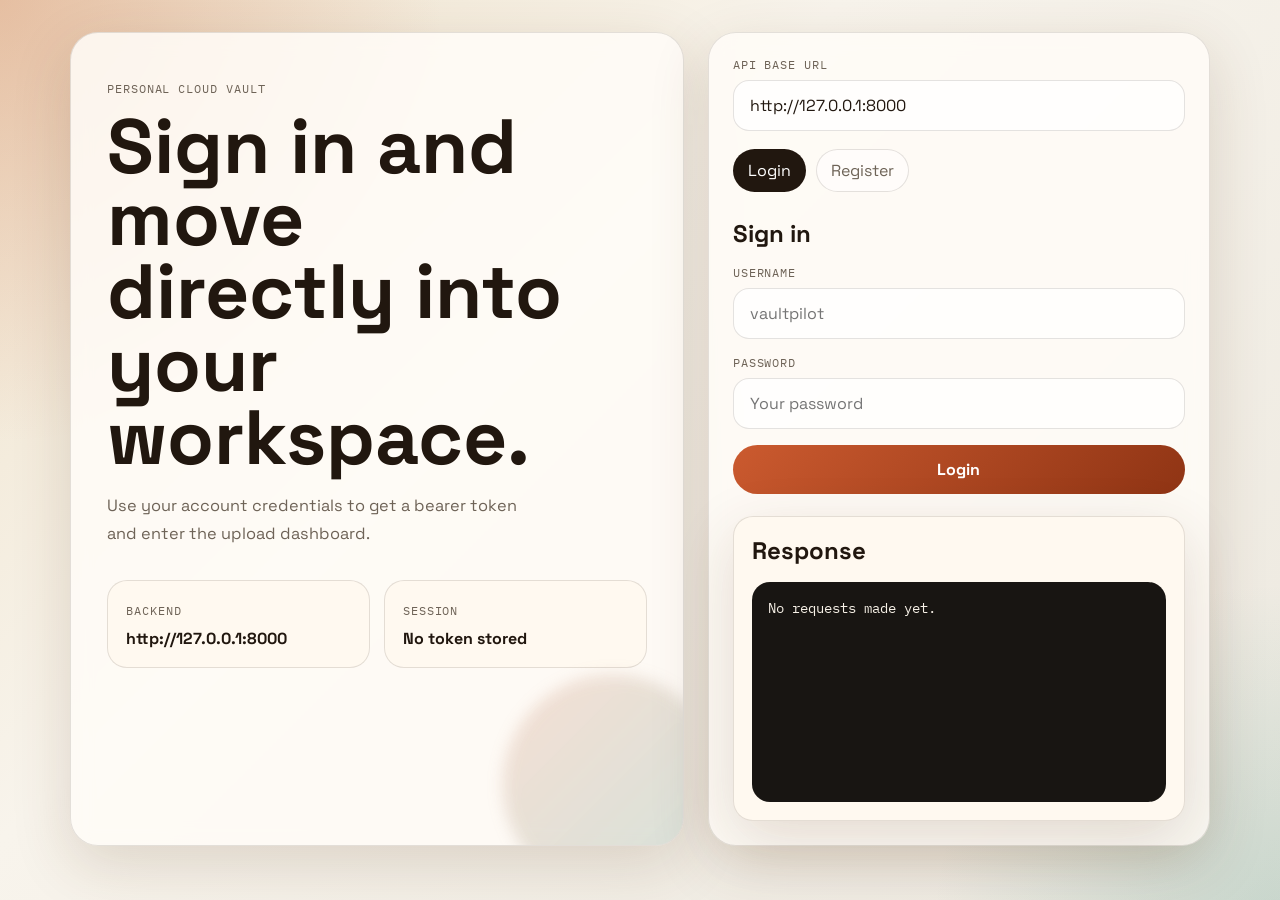
<file: frontend/index.html>
<!DOCTYPE html>
<html lang="en">
<head>
  <meta charset="UTF-8">
  <meta http-equiv="refresh" content="0; url=./login.html">
  <meta name="viewport" content="width=device-width, initial-scale=1.0">
  <title>Redirecting</title>
</head>
<body>
  <p>Redirecting to <a href="./login.html">login</a>...</p>
</body>
</html>
</file>
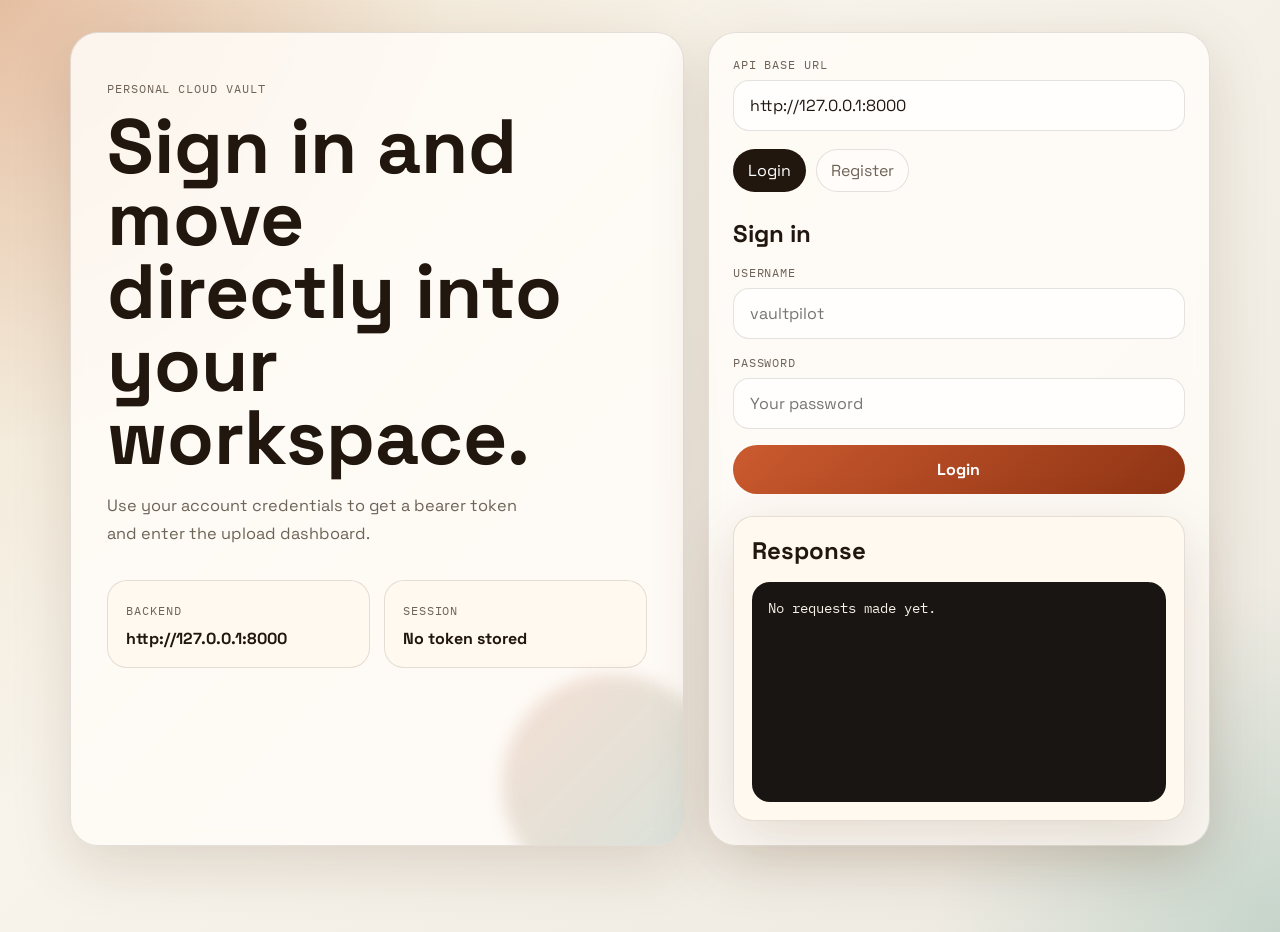
<file: frontend/login.html>
<!DOCTYPE html>
<html lang="en">
<head>
  <meta charset="UTF-8">
  <meta name="viewport" content="width=device-width, initial-scale=1.0">
  <title>Cloud Vault Login</title>
  <link rel="preconnect" href="https://fonts.googleapis.com">
  <link rel="preconnect" href="https://fonts.gstatic.com" crossorigin>
  <link href="https://fonts.googleapis.com/css2?family=Space+Grotesk:wght@400;500;700&family=IBM+Plex+Mono:wght@400;500&display=swap" rel="stylesheet">
  <link rel="stylesheet" href="./styles.css">
</head>
<body>
  <main class="page-shell">
    <section class="hero-panel">
      <p class="eyebrow">Personal Cloud Vault</p>
      <h1>Sign in and move directly into your workspace.</h1>
      <p class="hero-copy">
        Use your account credentials to get a bearer token and enter the upload dashboard.
      </p>
      <div class="status-grid">
        <article>
          <span class="status-label">Backend</span>
          <strong id="backend-url-label">http://127.0.0.1:8000</strong>
        </article>
        <article>
          <span class="status-label">Session</span>
          <strong id="session-state">No token stored</strong>
        </article>
      </div>
    </section>

    <section class="auth-panel">
      <div class="panel-topbar">
        <label class="api-field">
          <span>API Base URL</span>
          <input id="api-base-url" type="url" value="http://127.0.0.1:8000">
        </label>
      </div>

      <nav class="link-row">
        <a class="nav-pill is-active" href="./login.html">Login</a>
        <a class="nav-pill" href="./register.html">Register</a>
      </nav>

      <p id="flash-message" class="flash-message" hidden></p>

      <form id="login-form" class="auth-form is-visible">
        <h2>Sign in</h2>
        <label>
          <span>Username</span>
          <input id="login-username" type="text" placeholder="vaultpilot" required>
        </label>
        <label>
          <span>Password</span>
          <input id="login-password" type="password" placeholder="Your password" required>
        </label>
        <button class="primary-action" type="submit">Login</button>
      </form>

      <section class="result-panel">
        <div class="result-header">
          <h3>Response</h3>
        </div>
        <pre id="response-output">No requests made yet.</pre>
      </section>
    </section>
  </main>

  <script src="./common.js"></script>
  <script src="./login.js"></script>
</body>
</html>
</file>
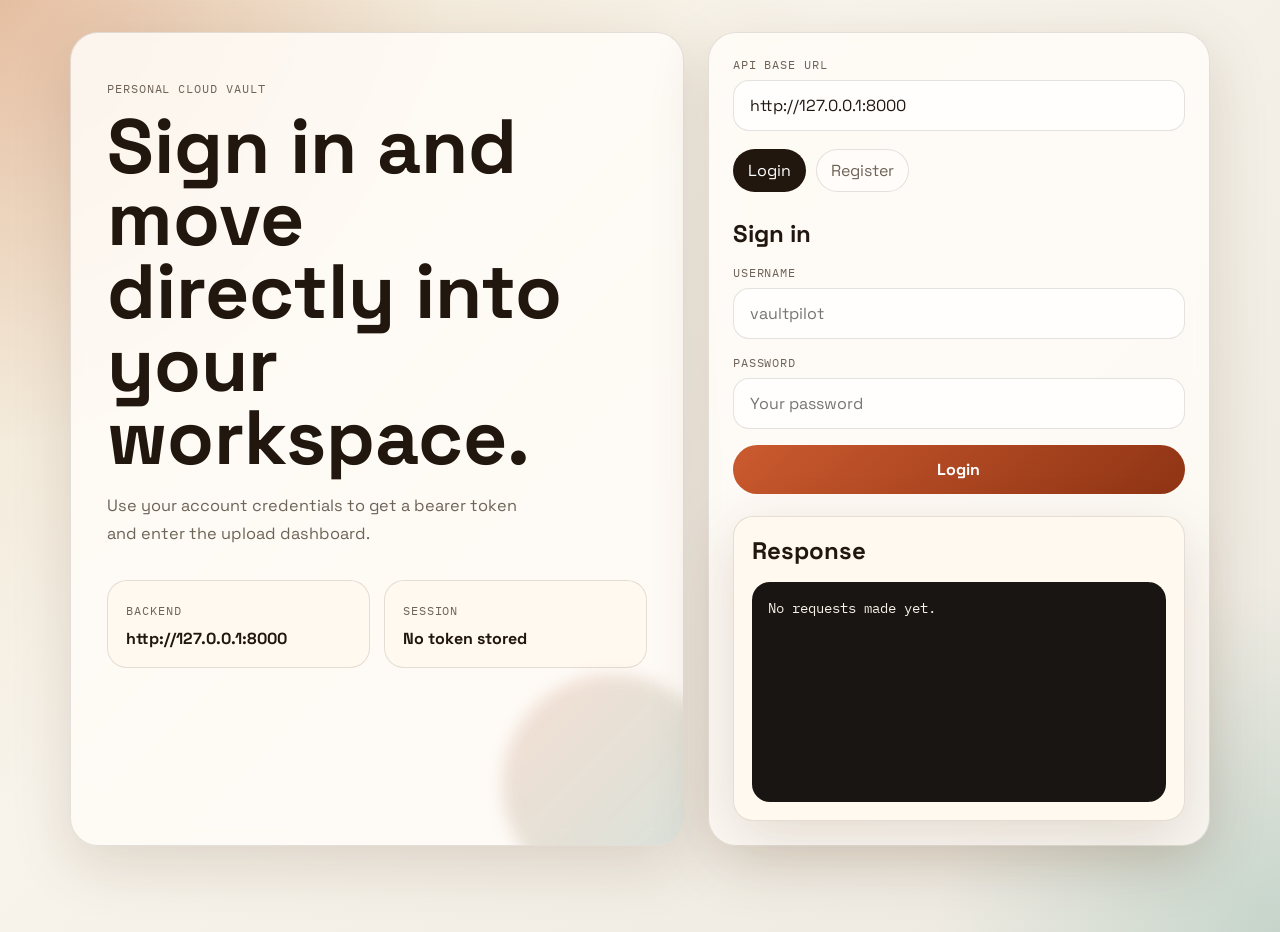
<file: frontend/main.html>
<!DOCTYPE html>
<html lang="en">
<head>
  <meta charset="UTF-8">
  <meta name="viewport" content="width=device-width, initial-scale=1.0">
  <title>Cloud Vault Workspace</title>
  <link rel="preconnect" href="https://fonts.googleapis.com">
  <link rel="preconnect" href="https://fonts.gstatic.com" crossorigin>
  <link href="https://fonts.googleapis.com/css2?family=Space+Grotesk:wght@400;500;700&family=IBM+Plex+Mono:wght@400;500&display=swap" rel="stylesheet">
  <link rel="stylesheet" href="./styles.css">
</head>
<body>
  <main class="drive-shell">
    <header class="drive-topbar">
      <div class="drive-brand">
        <span class="drive-logo">CV</span>
        <div>
          <p class="eyebrow">Personal Cloud Vault</p>
          <h1 class="drive-title">My Drive</h1>
        </div>
      </div>

      <div class="drive-topbar-actions">
        <label class="api-field compact-field">
          <span>API Base URL</span>
          <input id="api-base-url" type="url" value="http://127.0.0.1:8000">
        </label>
        <button id="fetch-me" class="secondary-action" type="button">Check Session</button>
        <button id="refresh-data" class="secondary-action" type="button">Refresh</button>
        <button id="logout-button" class="ghost-action" type="button">Logout</button>
      </div>
    </header>

    <section class="drive-layout">
      <aside class="drive-sidebar">
        <section class="sidebar-card">
          <p class="eyebrow">Account</p>
          <h2 id="welcome-heading" class="sidebar-title">Loading workspace...</h2>
          <p id="workspace-subtitle" class="sidebar-copy">Checking the authenticated user.</p>
          <div class="status-grid drive-status-grid">
            <article>
              <span class="status-label">Backend</span>
              <strong id="backend-url-label">http://127.0.0.1:8000</strong>
            </article>
            <article>
              <span class="status-label">Session</span>
              <strong id="session-state">Bearer token stored</strong>
            </article>
          </div>
        </section>

        <section class="sidebar-card">
          <div class="collection-header">
            <h3>Upload File</h3>
          </div>
          <form id="upload-form" class="upload-form">
            <label>
              <span>Select file</span>
              <input id="upload-file" type="file" required>
            </label>
            <label>
              <span>Folder</span>
              <select id="folder-select">
                <option value="">Root</option>
              </select>
            </label>
            <button class="primary-action" type="submit">Upload File</button>
          </form>
        </section>

        <section class="sidebar-card">
          <div class="collection-header">
            <h3>Create Folder</h3>
          </div>
          <form id="create-folder-form" class="upload-form">
            <label>
              <span>Folder name</span>
              <input id="folder-name" type="text" placeholder="Documents" required>
            </label>
            <label>
              <span>Parent folder</span>
              <select id="parent-folder-select">
                <option value="">Root</option>
              </select>
            </label>
            <button class="primary-action" type="submit">Create Folder</button>
          </form>
        </section>

        <p id="flash-message" class="flash-message" hidden></p>
      </aside>

      <section class="drive-main">
        <section class="drive-overview">
          <article class="overview-card">
            <span class="status-label">Folders</span>
            <strong id="folder-count" class="overview-value">0</strong>
            <p class="overview-copy">Active folders available in your drive.</p>
          </article>
          <article class="overview-card">
            <span class="status-label">Files</span>
            <strong id="file-count" class="overview-value">0</strong>
            <p class="overview-copy">Files currently visible to the authenticated user.</p>
          </article>
        </section>

        <section class="drive-section">
          <div class="section-header">
            <div>
              <p class="eyebrow">Folders</p>
              <h2>Browse folders</h2>
            </div>
          </div>
          <ul id="folder-list" class="drive-grid">
            <li class="empty-state drive-empty">No folders loaded yet.</li>
          </ul>
        </section>

        <section class="drive-section">
          <div class="section-header">
            <div>
              <p class="eyebrow">Files</p>
              <h2>Browse files</h2>
            </div>
          </div>
          <ul id="file-list" class="drive-list">
            <li class="empty-state drive-empty">No files loaded yet.</li>
          </ul>
        </section>

        <section class="result-panel">
          <div class="result-header">
            <h3>Response</h3>
          </div>
          <pre id="response-output">No requests made yet.</pre>
        </section>
      </section>
    </section>
  </main>

  <script src="./common.js"></script>
  <script src="./main.js"></script>
</body>
</html>
</file>
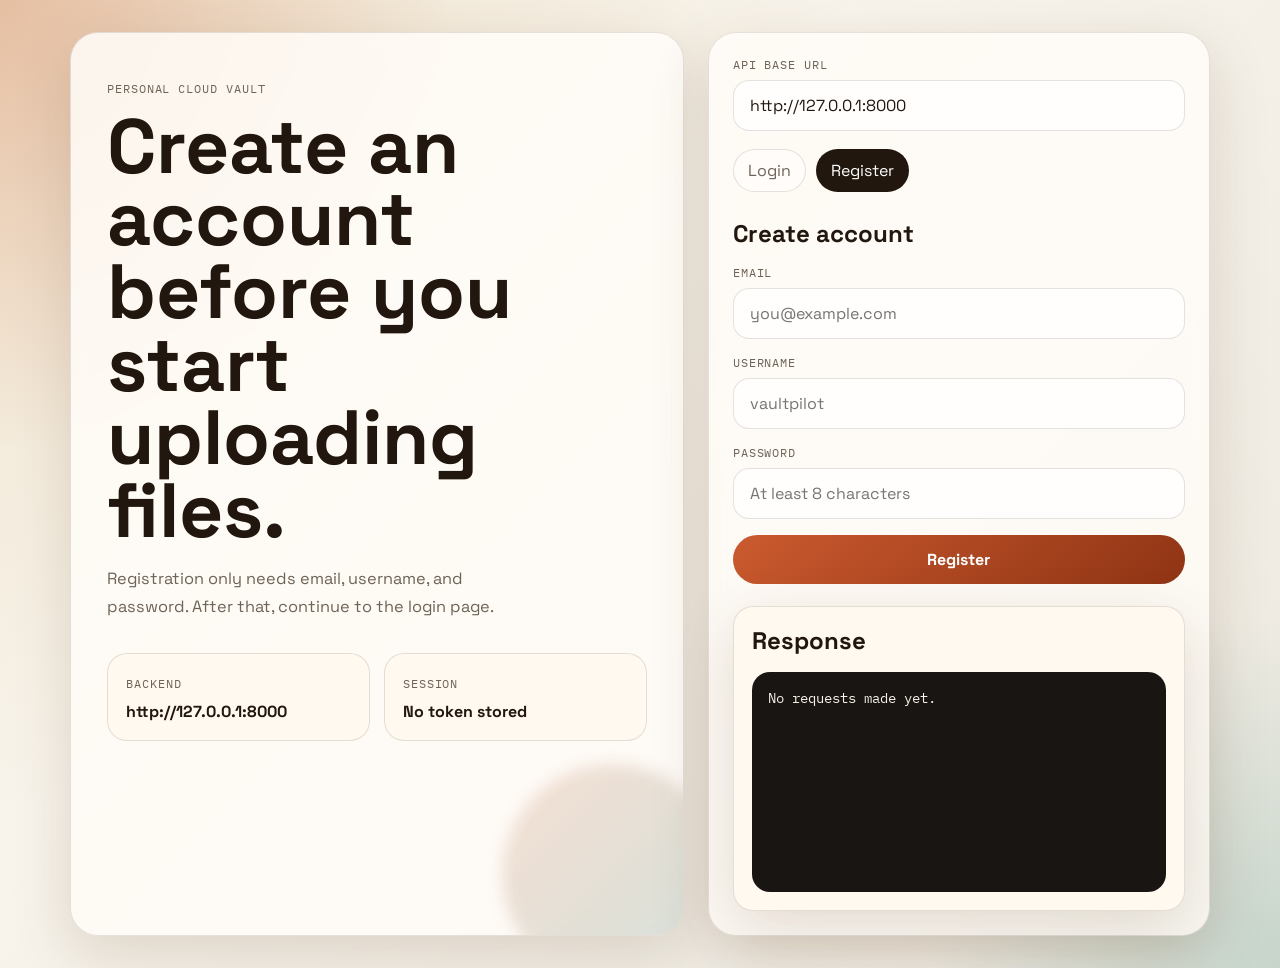
<file: frontend/register.html>
<!DOCTYPE html>
<html lang="en">
<head>
  <meta charset="UTF-8">
  <meta name="viewport" content="width=device-width, initial-scale=1.0">
  <title>Cloud Vault Register</title>
  <link rel="preconnect" href="https://fonts.googleapis.com">
  <link rel="preconnect" href="https://fonts.gstatic.com" crossorigin>
  <link href="https://fonts.googleapis.com/css2?family=Space+Grotesk:wght@400;500;700&family=IBM+Plex+Mono:wght@400;500&display=swap" rel="stylesheet">
  <link rel="stylesheet" href="./styles.css">
</head>
<body>
  <main class="page-shell">
    <section class="hero-panel">
      <p class="eyebrow">Personal Cloud Vault</p>
      <h1>Create an account before you start uploading files.</h1>
      <p class="hero-copy">
        Registration only needs email, username, and password. After that, continue to the login page.
      </p>
      <div class="status-grid">
        <article>
          <span class="status-label">Backend</span>
          <strong id="backend-url-label">http://127.0.0.1:8000</strong>
        </article>
        <article>
          <span class="status-label">Session</span>
          <strong id="session-state">No token stored</strong>
        </article>
      </div>
    </section>

    <section class="auth-panel">
      <div class="panel-topbar">
        <label class="api-field">
          <span>API Base URL</span>
          <input id="api-base-url" type="url" value="http://127.0.0.1:8000">
        </label>
      </div>

      <nav class="link-row">
        <a class="nav-pill" href="./login.html">Login</a>
        <a class="nav-pill is-active" href="./register.html">Register</a>
      </nav>

      <p id="flash-message" class="flash-message" hidden></p>

      <form id="register-form" class="auth-form is-visible">
        <h2>Create account</h2>
        <label>
          <span>Email</span>
          <input id="register-email" type="email" placeholder="you@example.com" required>
        </label>
        <label>
          <span>Username</span>
          <input id="register-username" type="text" placeholder="vaultpilot" required>
        </label>
        <label>
          <span>Password</span>
          <input id="register-password" type="password" placeholder="At least 8 characters" required>
        </label>
        <button class="primary-action" type="submit">Register</button>
      </form>

      <section class="result-panel">
        <div class="result-header">
          <h3>Response</h3>
        </div>
        <pre id="response-output">No requests made yet.</pre>
      </section>
    </section>
  </main>

  <script src="./common.js"></script>
  <script src="./register.js"></script>
</body>
</html>
</file>
<file: frontend/styles.css>
:root {
  --bg: #f3efe5;
  --panel: rgba(255, 252, 247, 0.86);
  --panel-strong: #fff9f0;
  --text: #21170f;
  --muted: #6e6357;
  --line: rgba(33, 23, 15, 0.12);
  --accent: #cb5a2f;
  --accent-dark: #8f3414;
  --shadow: 0 18px 60px rgba(88, 49, 20, 0.16);
}

* {
  box-sizing: border-box;
}

body {
  margin: 0;
  min-height: 100vh;
  font-family: "Space Grotesk", sans-serif;
  color: var(--text);
  background:
    radial-gradient(circle at top left, rgba(203, 90, 47, 0.26), transparent 28%),
    radial-gradient(circle at bottom right, rgba(45, 135, 121, 0.20), transparent 22%),
    linear-gradient(135deg, #efe2ca 0%, #f8f4ec 38%, #ece8df 100%);
}

.drive-shell {
  width: min(1380px, calc(100% - 28px));
  margin: 18px auto 28px;
}

.drive-topbar {
  display: flex;
  justify-content: space-between;
  align-items: center;
  gap: 20px;
  padding: 18px 22px;
  border: 1px solid var(--line);
  border-radius: 26px;
  background: rgba(255, 252, 247, 0.88);
  backdrop-filter: blur(10px);
  box-shadow: var(--shadow);
}

.drive-brand {
  display: flex;
  align-items: center;
  gap: 16px;
}

.drive-logo {
  display: inline-flex;
  align-items: center;
  justify-content: center;
  width: 54px;
  height: 54px;
  border-radius: 18px;
  background: linear-gradient(135deg, var(--accent), #df9d35);
  color: white;
  font-family: "IBM Plex Mono", monospace;
  font-weight: 700;
}

.drive-title {
  margin: 4px 0 0;
  font-size: 2rem;
}

.drive-topbar-actions {
  display: flex;
  align-items: center;
  gap: 10px;
  flex-wrap: wrap;
}

.compact-field {
  min-width: 240px;
}

.drive-layout {
  margin-top: 18px;
  display: grid;
  grid-template-columns: 320px minmax(0, 1fr);
  gap: 18px;
}

.drive-sidebar,
.drive-main {
  display: grid;
  gap: 18px;
}

.sidebar-card,
.drive-section,
.overview-card,
.result-panel {
  border: 1px solid var(--line);
  border-radius: 24px;
  background: rgba(255, 252, 247, 0.88);
  backdrop-filter: blur(10px);
  box-shadow: var(--shadow);
}

.sidebar-card,
.drive-section,
.result-panel {
  padding: 20px;
}

.sidebar-title {
  margin: 6px 0 8px;
  font-size: 1.5rem;
}

.sidebar-copy,
.overview-copy {
  margin: 0;
  color: var(--muted);
  line-height: 1.55;
}

.drive-status-grid {
  grid-template-columns: 1fr;
}

.drive-overview {
  display: grid;
  grid-template-columns: repeat(2, minmax(0, 1fr));
  gap: 16px;
}

.overview-card {
  padding: 20px;
}

.overview-value {
  display: block;
  margin: 10px 0 8px;
  font-size: 2.2rem;
}

.section-header {
  display: flex;
  align-items: center;
  justify-content: space-between;
  gap: 12px;
}

.section-header h2 {
  margin: 6px 0 0;
  font-size: 1.45rem;
}

.drive-grid {
  list-style: none;
  margin: 18px 0 0;
  padding: 0;
  display: grid;
  grid-template-columns: repeat(auto-fill, minmax(220px, 1fr));
  gap: 14px;
}

.drive-card {
  padding: 16px;
  border-radius: 18px;
  background: rgba(33, 23, 15, 0.05);
  border: 1px solid rgba(33, 23, 15, 0.08);
}

.drive-card-icon {
  display: inline-flex;
  margin-bottom: 12px;
  padding: 6px 10px;
  border-radius: 999px;
  background: rgba(203, 90, 47, 0.12);
  color: var(--accent-dark);
  font-family: "IBM Plex Mono", monospace;
  font-size: 0.72rem;
}

.drive-list {
  list-style: none;
  margin: 18px 0 0;
  padding: 0;
  display: grid;
  gap: 10px;
}

.drive-row {
  display: flex;
  justify-content: space-between;
  align-items: center;
  gap: 12px;
  padding: 14px 16px;
  border-radius: 18px;
  background: rgba(33, 23, 15, 0.05);
  border: 1px solid rgba(33, 23, 15, 0.08);
}

.drive-empty {
  padding: 18px;
  border-radius: 18px;
  background: rgba(33, 23, 15, 0.05);
  border: 1px dashed rgba(33, 23, 15, 0.12);
}

.page-shell {
  width: min(1140px, calc(100% - 32px));
  margin: 32px auto;
  display: grid;
  grid-template-columns: 1.1fr 0.9fr;
  gap: 24px;
  align-items: stretch;
}

.hero-panel,
.auth-panel {
  border: 1px solid var(--line);
  border-radius: 28px;
  background: var(--panel);
  backdrop-filter: blur(10px);
  box-shadow: var(--shadow);
}

.hero-panel {
  padding: 36px;
  position: relative;
  overflow: hidden;
}

.hero-panel::after {
  content: "";
  position: absolute;
  inset: auto -40px -50px auto;
  width: 220px;
  height: 220px;
  border-radius: 50%;
  background: linear-gradient(135deg, rgba(203, 90, 47, 0.18), rgba(45, 135, 121, 0.20));
  filter: blur(8px);
}

.eyebrow,
.status-label,
label span {
  font-family: "IBM Plex Mono", monospace;
  letter-spacing: 0.08em;
  text-transform: uppercase;
  font-size: 0.72rem;
  color: var(--muted);
}

h1 {
  margin: 14px 0 18px;
  font-size: clamp(2.5rem, 6vw, 4.8rem);
  line-height: 0.95;
  max-width: 10ch;
}

.hero-copy {
  max-width: 44ch;
  font-size: 1.02rem;
  line-height: 1.7;
  color: var(--muted);
}

.status-grid {
  margin-top: 32px;
  display: grid;
  grid-template-columns: repeat(2, minmax(0, 1fr));
  gap: 14px;
}

.status-grid article,
.result-panel {
  background: var(--panel-strong);
  border: 1px solid var(--line);
  border-radius: 20px;
}

.status-grid article {
  padding: 18px;
}

.hero-actions {
  margin-top: 18px;
  display: flex;
  gap: 12px;
  flex-wrap: wrap;
}

.status-grid strong {
  margin-top: 8px;
  display: block;
  font-size: 1rem;
}

.auth-panel {
  padding: 24px;
  display: flex;
  flex-direction: column;
  gap: 18px;
}

.panel-topbar {
  display: flex;
}

.api-field {
  width: 100%;
}

.link-row {
  display: flex;
  gap: 10px;
}

.nav-pill {
  display: inline-flex;
  align-items: center;
  justify-content: center;
  padding: 10px 14px;
  border-radius: 999px;
  border: 1px solid var(--line);
  background: rgba(255, 255, 255, 0.45);
  color: var(--muted);
  text-decoration: none;
}

.nav-pill.is-active {
  background: var(--text);
  color: #fff;
}

.tab-row {
  display: grid;
  grid-template-columns: repeat(2, 1fr);
  gap: 10px;
}

.tab {
  border: 1px solid var(--line);
  border-radius: 999px;
  padding: 12px 18px;
  background: rgba(255, 255, 255, 0.45);
  color: var(--muted);
  font: inherit;
  cursor: pointer;
  transition: transform 160ms ease, background-color 160ms ease, color 160ms ease;
}

.tab:hover,
.tab:focus-visible,
.primary-action:hover,
.secondary-action:hover {
  transform: translateY(-1px);
}

.tab.is-active {
  background: var(--text);
  color: #fff;
}

.auth-form {
  display: none;
  grid-template-columns: 1fr;
  gap: 16px;
  padding: 8px 0 4px;
}

.auth-form.is-visible {
  display: grid;
}

.flash-message {
  margin: 0;
  padding: 12px 14px;
  border-radius: 14px;
  border: 1px solid var(--line);
  background: rgba(33, 23, 15, 0.05);
  color: var(--text);
  font-size: 0.95rem;
}

.flash-message.is-error {
  background: rgba(187, 58, 38, 0.10);
  border-color: rgba(187, 58, 38, 0.25);
  color: #7f2411;
}

.flash-message.is-success {
  background: rgba(35, 126, 94, 0.10);
  border-color: rgba(35, 126, 94, 0.24);
  color: #1d5d46;
}

.auth-form h2,
.dashboard-header h2,
.result-header h3 {
  margin: 0;
  font-size: 1.5rem;
}

label {
  display: grid;
  gap: 8px;
}

input {
  width: 100%;
  border: 1px solid var(--line);
  border-radius: 16px;
  padding: 14px 16px;
  background: rgba(255, 255, 255, 0.72);
  color: var(--text);
  font: inherit;
}

select {
  width: 100%;
  border: 1px solid var(--line);
  border-radius: 16px;
  padding: 14px 16px;
  background: rgba(255, 255, 255, 0.72);
  color: var(--text);
  font: inherit;
}

select:focus {
  outline: 2px solid rgba(203, 90, 47, 0.28);
  outline-offset: 2px;
  border-color: rgba(203, 90, 47, 0.52);
}

input:focus {
  outline: 2px solid rgba(203, 90, 47, 0.28);
  outline-offset: 2px;
  border-color: rgba(203, 90, 47, 0.52);
}

.primary-action,
.secondary-action,
.ghost-action {
  border: none;
  border-radius: 999px;
  cursor: pointer;
  font: inherit;
}

.primary-action {
  padding: 14px 18px;
  background: linear-gradient(135deg, var(--accent), var(--accent-dark));
  color: white;
  font-weight: 700;
}

.secondary-action {
  padding: 10px 14px;
  background: rgba(33, 23, 15, 0.08);
  color: var(--text);
}

.ghost-action {
  padding: 10px 14px;
  border: 1px solid var(--line);
  background: rgba(255, 255, 255, 0.48);
  color: var(--text);
}

.result-panel {
  padding: 18px;
}

.dashboard-panel {
  display: grid;
  gap: 18px;
}

.dashboard-header,
.collection-header {
  display: flex;
  align-items: center;
  justify-content: space-between;
  gap: 12px;
}

.upload-form {
  display: grid;
  gap: 16px;
}

.dashboard-grid {
  display: grid;
  grid-template-columns: repeat(2, minmax(0, 1fr));
  gap: 14px;
}

.dashboard-grid-actions {
  align-items: start;
}

.collection-panel {
  padding: 18px;
  background: var(--panel-strong);
  border: 1px solid var(--line);
  border-radius: 20px;
}

.collection-list {
  list-style: none;
  margin: 16px 0 0;
  padding: 0;
  display: grid;
  gap: 10px;
}

.collection-list li {
  padding: 12px 14px;
  border-radius: 16px;
  background: rgba(33, 23, 15, 0.05);
  border: 1px solid rgba(33, 23, 15, 0.08);
}

.collection-name {
  display: block;
  font-weight: 700;
}

.collection-meta,
.empty-state,
.pill {
  font-family: "IBM Plex Mono", monospace;
  font-size: 0.78rem;
  color: var(--muted);
}

.pill {
  padding: 6px 10px;
  border-radius: 999px;
  background: rgba(33, 23, 15, 0.08);
}

.result-header {
  display: flex;
  justify-content: space-between;
  align-items: center;
  gap: 12px;
}

pre {
  margin: 16px 0 0;
  min-height: 220px;
  max-height: 340px;
  overflow: auto;
  padding: 16px;
  border-radius: 18px;
  background: #181512;
  color: #f7f1e7;
  font-family: "IBM Plex Mono", monospace;
  font-size: 0.88rem;
  line-height: 1.55;
}

@media (max-width: 920px) {
  .drive-layout {
    grid-template-columns: 1fr;
  }

  .drive-overview {
    grid-template-columns: 1fr;
  }

  .page-shell {
    grid-template-columns: 1fr;
  }

  h1 {
    max-width: none;
  }
}

@media (max-width: 560px) {
  .drive-shell {
    width: min(100% - 16px, 1380px);
    margin: 10px auto 20px;
  }

  .drive-topbar {
    padding: 16px;
  }

  .drive-topbar,
  .sidebar-card,
  .drive-section,
  .result-panel,
  .overview-card {
    border-radius: 20px;
  }

  .drive-row {
    align-items: flex-start;
    flex-direction: column;
  }

  .page-shell {
    width: min(100% - 20px, 1140px);
    margin: 10px auto 20px;
  }

  .hero-panel,
  .auth-panel {
    border-radius: 22px;
  }

  .hero-panel,
  .auth-panel,
  .status-grid article,
  .result-panel {
    padding-left: 18px;
    padding-right: 18px;
  }

  .status-grid {
    grid-template-columns: 1fr;
  }

  .result-header {
    align-items: flex-start;
    flex-direction: column;
  }

  .dashboard-grid {
    grid-template-columns: 1fr;
  }
}
</file>
